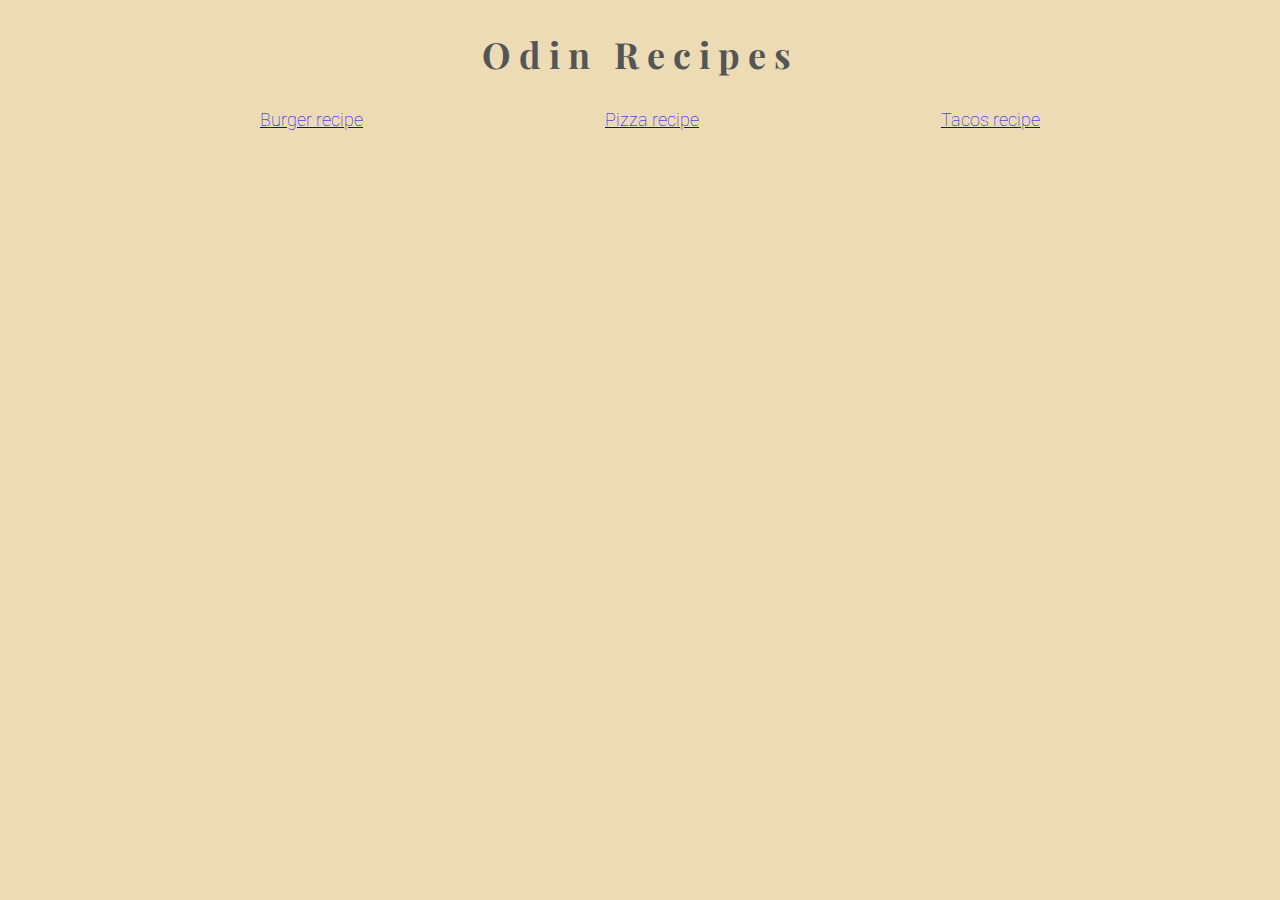
<file: index.html>
<!DOCTYPE html>
<html lang="en">
    <head>
        <meta charset="utf-8">
        <meta name="viewport" content="width=device-width, initial-scale=1.0">
        <link rel="stylesheet" href="recipes/styles.css">
        <title>Odin Recipes</title>
        
    </head>
    <body>
        <h1>Odin Recipes</h1>
        <ul id="container">
        <li class="items"><a href="recipes/burger.html">Burger recipe</a></li>
        <li class="items"><a href=recipes/pizza.html>Pizza recipe</a></li>
        <li class="items"><a href="recipes/tacos.html">Tacos recipe</a></li>
    </ul>
    </body>
</html>
</file>
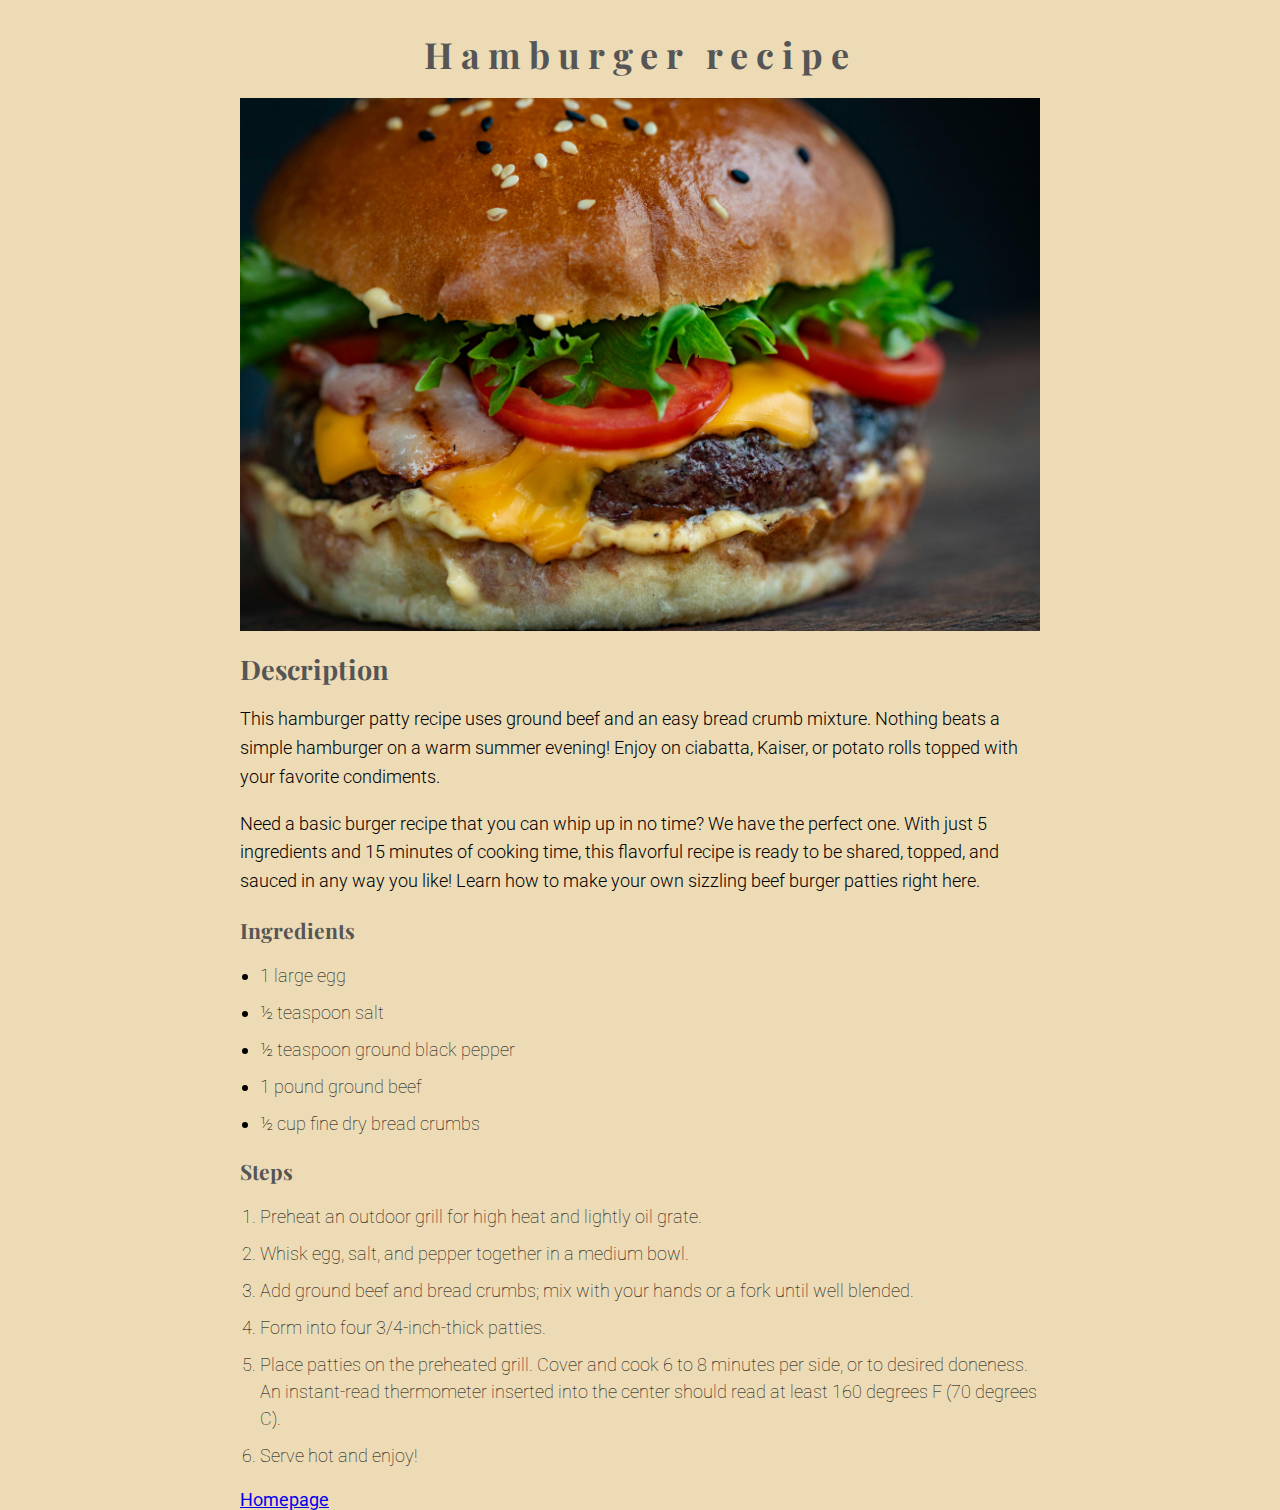
<file: recipes/burger.html>
<!DOCTYPE html>
<html lang="en">
<head>
    <meta charset="UTF-8">
    <meta name="viewport" content="width=device-width, initial-scale=1.0">
    <link rel="stylesheet" href="styles.css">
    <title>Hamburger Recipe</title>
</head>
<body>
    <h1>Hamburger recipe</h1>
    <!-- this is an img downloaded from pexels its original dimensions are 6509 x 4339 its aspect ratio = width/height = 1.5 -->
     <!-- new height = i want it to have 400px width so 400/1.5 = 267 -->
      <!-- to mainatin the right proportions when resizing an image -->
          <img src="../images/burger.jpg" alt="this is an amage of a delicious burger" class="recipeimg">
          <h2>Description</h2>
          <p>This hamburger patty recipe uses ground beef and an easy bread crumb mixture. Nothing beats a simple hamburger on a warm
             summer evening! Enjoy on ciabatta, Kaiser, or potato rolls topped with your favorite condiments.</p>
             <p>Need a basic burger recipe that you can whip up in no time? We have the perfect one. With just 5 ingredients and 15
                 minutes of cooking time, this flavorful recipe is ready to be shared, topped, and sauced in any way you like! Learn
                  how to make your own sizzling beef burger patties right here.</p>
                  <h3>Ingredients</h3>
                  <ul>
                    <li>1 large egg</li>
                    <li>½ teaspoon salt</li>
                    <li>½ teaspoon ground black pepper</li>
                    <li>1 pound ground beef</li>
                    <li>½ cup fine dry bread crumbs</li>
                  </ul>
                  <h3>Steps</h3>
                  <ol>
                    <li>Preheat an outdoor grill for high heat and lightly oil grate.</li>
                    <li>Whisk egg, salt, and pepper together in a medium bowl.</li>
                    <li>Add ground beef and bread crumbs; mix with your hands or a fork until well blended.</li>
                    <li>Form into four 3/4-inch-thick patties.</li>
                    <li>Place patties on the preheated grill. Cover and cook 6 to 8 minutes per side, or to desired doneness. An instant-read thermometer inserted into the center should read at least 160 degrees F (70 degrees C).</li>
                    <li>Serve hot and enjoy!</li>
                  </ol>
                  
    <a href="../index.html">Homepage</a>
    
</body>
</html>
</file>
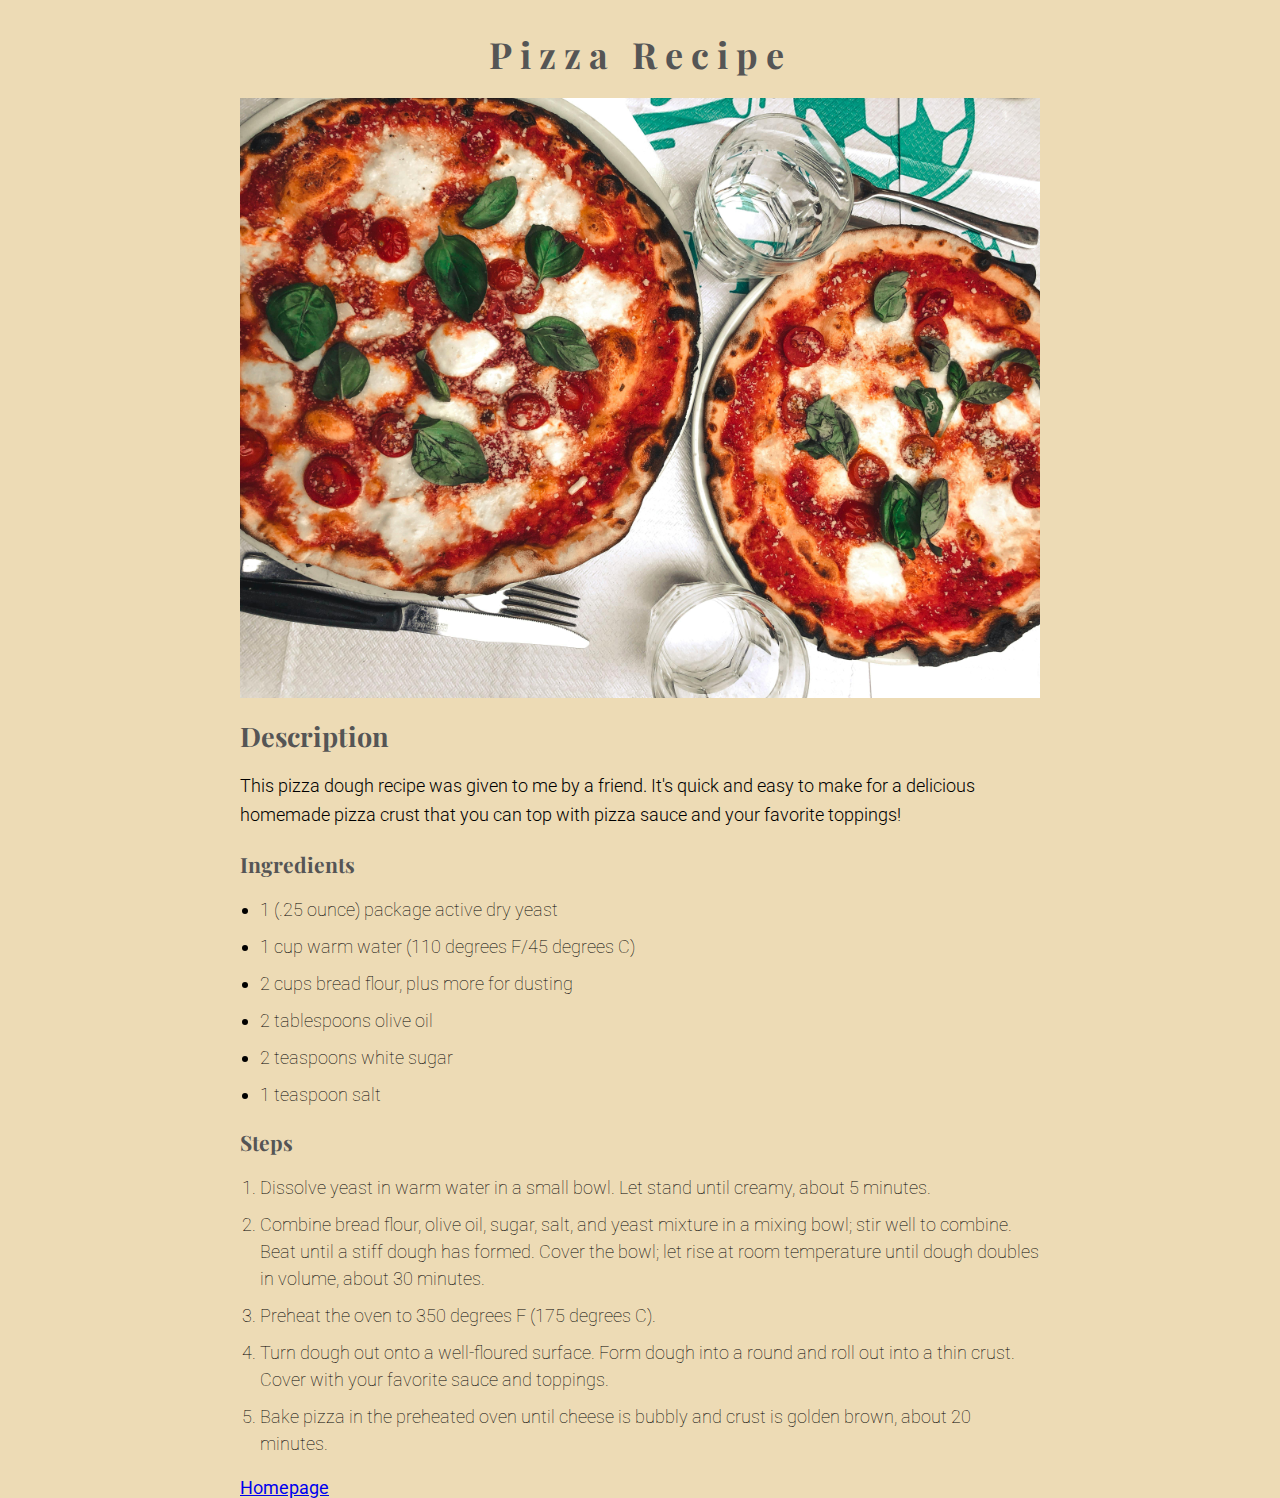
<file: recipes/pizza.html>
<!DOCTYPE html>
<html lang="en">
<head>
    <meta charset="UTF-8">
    <meta name="viewport" content="width=device-width, initial-scale=1.0">
    <link rel="stylesheet" href="styles.css">
    <title>Pizza Recipe</title>
</head>
<body>
    <h1>Pizza Recipe</h1>
                  <img src="../images/pizza.jpg" alt="This is a picture of a pizza" class="recipeimg" id="pizza">
                  <h2>Description</h2>
                  <p>This pizza dough recipe was given to me by a friend. It's quick and easy to make for a delicious homemade
                     pizza crust that you can top with pizza sauce and your favorite toppings!

                  </p>
                  <h3>Ingredients</h3>
                  <ul>
                    <li>1 (.25 ounce) package active dry yeast</li>
                    <li>1 cup warm water (110 degrees F/45 degrees C)</li>
                    <Li>2 cups bread flour, plus more for dusting</Li>
                    <Li>2 tablespoons olive oil</Li>
                    <li>2 teaspoons white sugar</li>
                    <Li>1 teaspoon salt</Li>
                  </ul>
                  <h3>Steps</h3>
                  <ol>
                    <Li>Dissolve yeast in warm water in a small bowl. Let stand until creamy, about 5 minutes.</Li>
                    <li>Combine bread flour, olive oil, sugar, salt, and yeast mixture in a mixing bowl; stir well to combine.
                       Beat until a stiff dough has formed. Cover the bowl; let rise at room temperature until dough doubles in 
                       volume, about 30 minutes.</li>
                       <li>Preheat the oven to 350 degrees F (175 degrees C).</li>
                       <li>Turn dough out onto a well-floured surface. Form dough into a round and roll out into a thin crust. 
                        Cover with your favorite sauce and toppings.</li>
                        <li>Bake pizza in the preheated oven until cheese is bubbly and crust is golden brown, about 20 minutes.</li>
                        
                  </ol>
                  <a href="../index.html">Homepage</a>
</body>
</html>
</file>
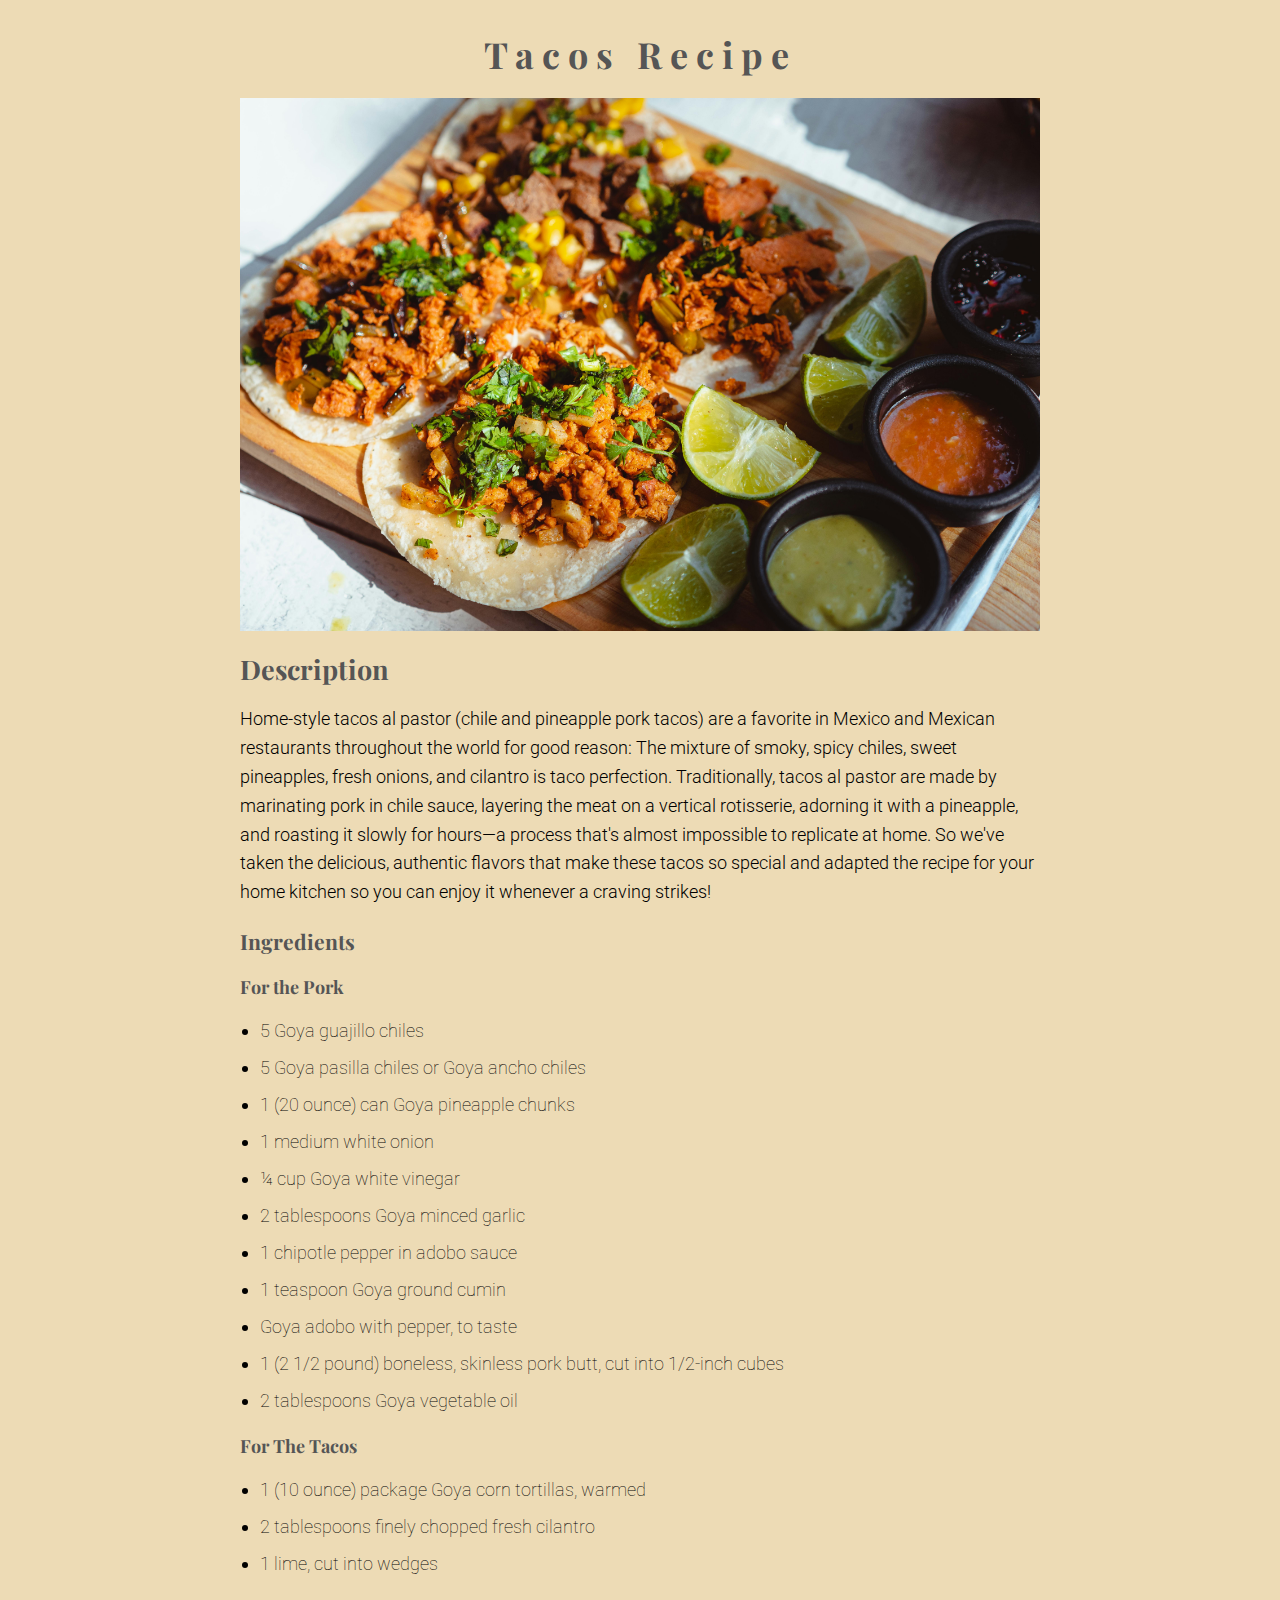
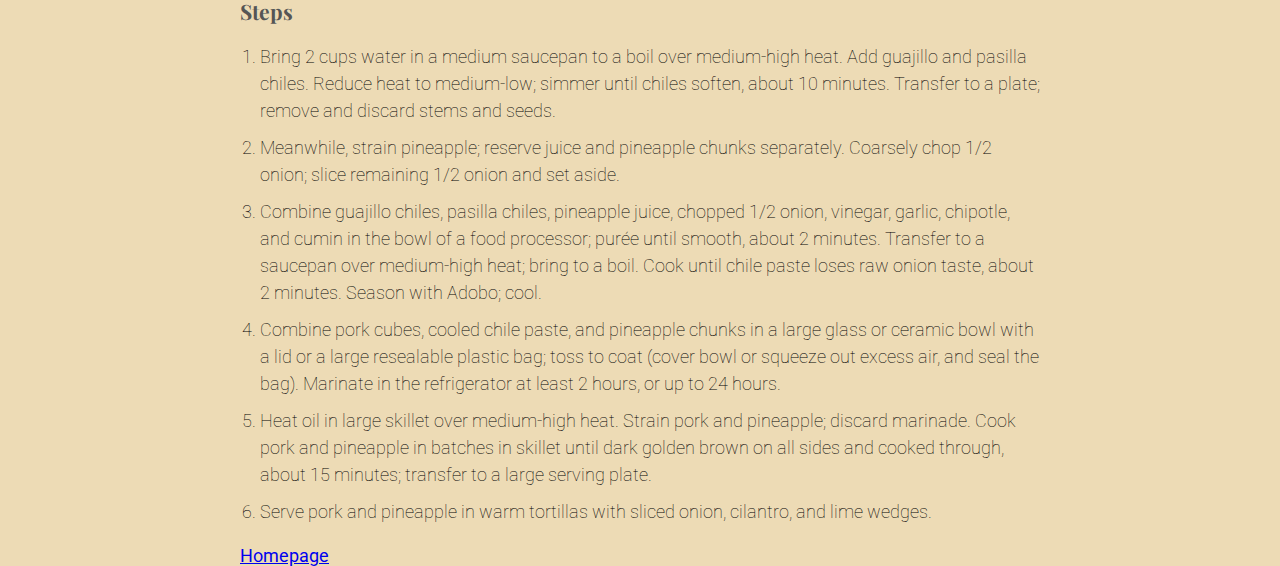
<file: recipes/tacos.html>
<!DOCTYPE html>
<html lang="en">
<head>
    <meta charset="UTF-8">
    <meta name="viewport" content="width=device-width, initial-scale=1.0">
    <link rel="stylesheet" href="styles.css">
    <title>Tacos Recipe</title>
</head>
<body>
    <h1>Tacos Recipe</h1>
                  <img src="../images/tacos.jpg" alt="This is an image of some tasty tacos" class="recipeimg">
                  <h2>Description</h2>
                  <p>Home-style tacos al pastor (chile and pineapple pork tacos) are a favorite in Mexico and Mexican
                     restaurants throughout the world for good reason: The mixture of smoky, spicy chiles, sweet pineapples, fresh onions, 
                     and cilantro is taco perfection. Traditionally, tacos al pastor are made by marinating pork in chile sauce, layering the 
                     meat on a vertical rotisserie, adorning it with a pineapple, and roasting it slowly for hours—a process that's almost
                      impossible to replicate at home. So we've taken the delicious, authentic flavors that make these tacos so special and 
                      adapted the recipe for your home kitchen so you can enjoy it whenever a craving strikes!</p>
                      <h3>Ingredients</h3>
                      <h4>For the Pork</h4>
                      <ul>
                        <li>5 Goya guajillo chiles</li>
                        <li>5 Goya pasilla chiles or Goya ancho chiles</li>
                        <li>1 (20 ounce) can Goya pineapple chunks</li>
                        <li>1 medium white onion</li>
                        <li>¼ cup Goya white vinegar</li>
                        <li>2 tablespoons Goya minced garlic</li>
                        <li>1 chipotle pepper in adobo sauce</li>
                        <li>1 teaspoon Goya ground cumin</li>
                        <li>Goya adobo with pepper, to taste</li>
                        <li>1 (2 1/2 pound) boneless, skinless pork butt, cut into 1/2-inch cubes</li>
                        <li>2 tablespoons Goya vegetable oil</li>
                      </ul>
                      <h4>For The Tacos</h4>
                      <ul>
                        <li>1 (10 ounce) package Goya corn tortillas, warmed</li>
                        <li>2 tablespoons finely chopped fresh cilantro</li>
                        <li>1 lime, cut into wedges</li>
                      </ul>
                      <h3>Steps</h3>
                      <ol>
                        <li>Bring 2 cups water in a medium saucepan to a boil over medium-high heat. Add guajillo and pasilla chiles. 
                          Reduce heat to medium-low; simmer until chiles soften, about 10 minutes. Transfer to a plate; remove 
                          and discard stems and seeds.</li>
                          <li>Meanwhile, strain pineapple; reserve juice and pineapple chunks separately. Coarsely chop 1/2 onion;
                             slice remaining 1/2 onion and set aside.</li>
                             <li>Combine guajillo chiles, pasilla chiles, pineapple juice, chopped 1/2 onion, vinegar, garlic, chipotle,
                               and cumin in the bowl of a food processor; purée until smooth, about 2 minutes. 
                               Transfer to a saucepan over medium-high heat; bring to a boil. Cook until chile 
                               paste loses raw onion taste, about 2 minutes. Season with Adobo; cool.</li>
                               <li>Combine pork cubes, cooled chile paste, and pineapple chunks in a large glass or ceramic bowl
                                 with a lid or a large resealable plastic bag; toss to coat (cover bowl or squeeze out excess air, and seal the bag).
                                  Marinate in the refrigerator at least 2 hours, or up to 24 hours. </li>
                                  <li>Heat oil in large skillet over medium-high heat. Strain pork and pineapple; discard marinade. 
                                    Cook pork and pineapple in batches in skillet until dark golden brown on all sides and cooked 
                                    through, about 15 minutes; transfer to a large serving plate.</li>
                                    <li>Serve pork and pineapple in warm tortillas with sliced onion, cilantro, and lime wedges.</li>
                      </ol>
                      <a href="../index.html">Homepage</a>
    
</body>
</html>
</file>
<file: recipes/styles.css>
@import url('https://fonts.googleapis.com/css2?family=Inter+Tight:ital,wght@0,100..900;1,100..900&family=Lato:ital,wght@0,100;0,300;0,400;0,700;0,900;1,100;1,300;1,400;1,700;1,900&family=Playfair+Display:ital,wght@0,400..900;1,400..900&family=Quicksand:wght@300..700&family=Roboto:ital,wght@0,100..900;1,100..900&display=swap');
    body{
    background-color:#eddbb5;
    font-family: "Roboto", Helvetica, "Times New Roman", sans-serif;
    max-width:800px;
    margin: 0 auto;
    font-size:18px;
}
h1{
    text-align:center;
    padding:10px;
    margin-bottom: 30px;
    font-size: 36px;
    letter-spacing: 0.5rem;

}
h2{
    margin: 30px 0;
}
h1, h2, h3, h4{
    font-family:"Playfair Display", Helvetica, "Times New Roman", sans-serif;;
    color:#555555;
    margin-top: 20px;
    margin-bottom: 10px;
    
}
.recipeimg{
    display:block;
    margin:auto;
    width:800px;
    height:auto;
}
#pizza{
    transform:rotate(90deg);
    height:800px;
    width:auto;
    transform-origin: center center; 
    margin-top: -100px;
    margin-bottom:-100px;
}
p, ol, ul{
    line-height:1.5;
    font-weight:100;
}
li{
    margin-bottom: 10px;
}
ol, ul{
    padding-left:20px;
    margin-bottom: 20px;
}
p{
    font-weight: 300;
    line-height: 1.6;
}
#container{
    display:flex;
    justify-content: space-between;
    list-style-type: none;

}
</file>
